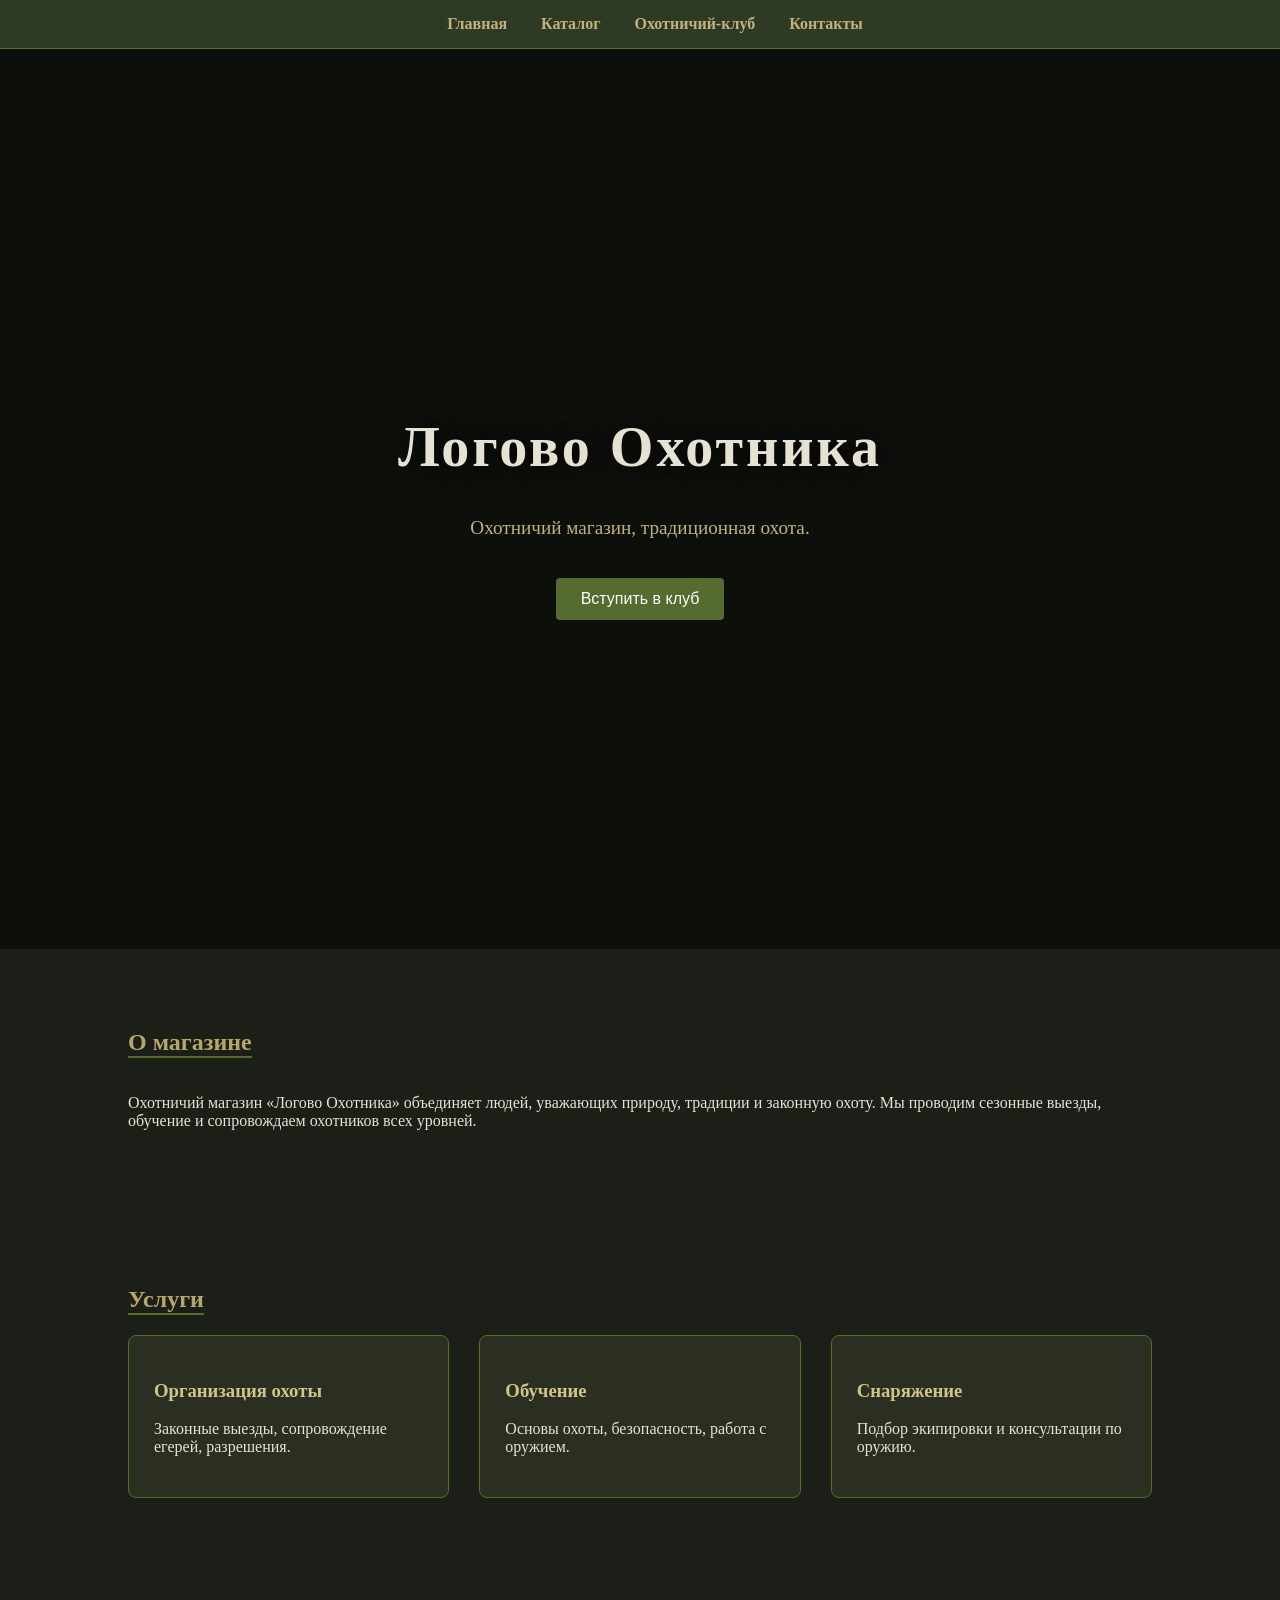
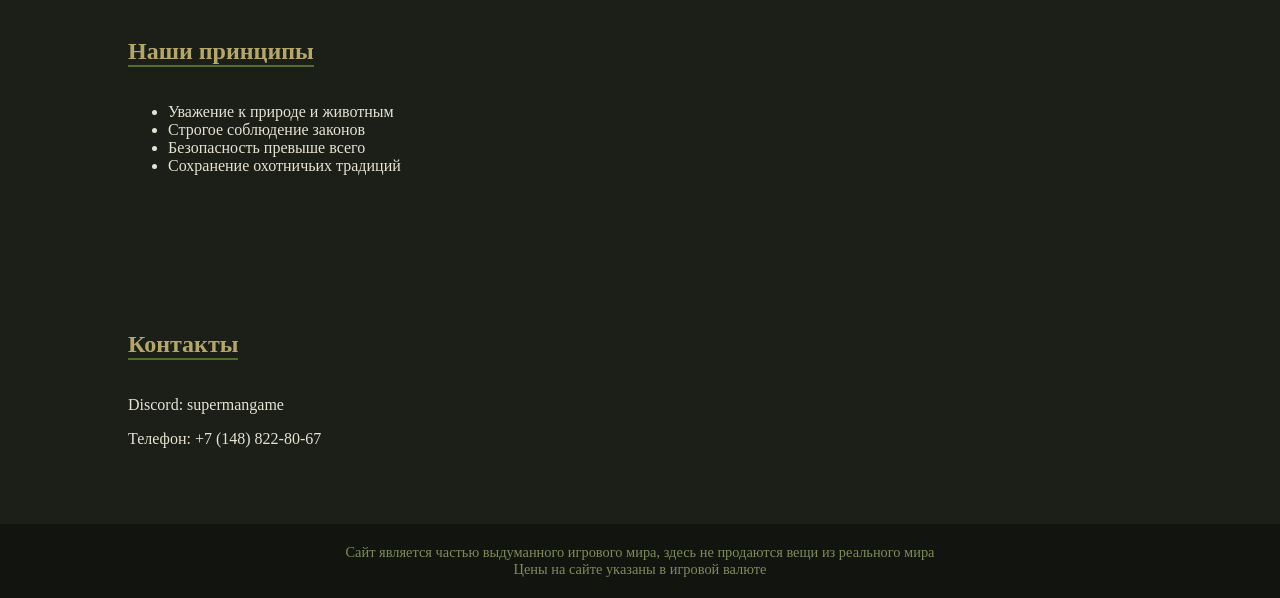
<file: index.html>
<!DOCTYPE html>
<html lang="ru">
<head>
  <link rel="icon" type="image/png" href="https://cdn.discordapp.com/attachments/848214372681646091/1495018009176182904/1776510447366.png?ex=69e4b785&is=69e36605&hm=9da23f954b52a20da2ecf7b17d6dd3566001a1cb9657b4a1fd3033a6edbe3093&">
  <meta charset="UTF-8" />
  <meta name="viewport" content="width=device-width, initial-scale=1.0" />
  <title>Главная</title>

  <!-- подключение CSS -->
  <link rel="stylesheet" href="style.css" />
</head>

<body>

  <script>
  function ms() {
  alert("Coming soon..."); }
  </script>

  <nav>
    <a href="index.html">Главная</a>
    <a href="pages/catalog.html">Каталог</a>
    <a href="" onclick="ms()">Охотничий-клуб</a>
    <a href="#contact">Контакты</a>
  </nav>

  <header>
    <div>
      <h1>Логово Охотника</h1>
      <p>Охотничий магазин, традиционная охота.</p>
      <button onclick="window.open('https://discord.gg/octothorp-team-s-188610335656247296', '_blank')">
        Вступить в клуб
      </button>
    </div>
  </header>

  <section id="about">
    <h2>О магазине</h2>
    <p>
      Охотничий магазин «Логово Охотника» объединяет людей, уважающих природу,
      традиции и законную охоту. Мы проводим сезонные выезды, обучение и
      сопровождаем охотников всех уровней.
    </p>
  </section>

  <section id="services">
    <h2>Услуги</h2>
    <div class="cards">
      <div class="card">
        <h3>Организация охоты</h3>
        <p>Законные выезды, сопровождение егерей, разрешения.</p>
      </div>
      <div class="card">
        <h3>Обучение</h3>
        <p>Основы охоты, безопасность, работа с оружием.</p>
      </div>
      <div class="card">
        <h3>Снаряжение</h3>
        <p>Подбор экипировки и консультации по оружию.</p>
      </div>
    </div>
  </section>

  <section id="rules">
    <h2>Наши принципы</h2>
    <ul>
      <li>Уважение к природе и животным</li>
      <li>Строгое соблюдение законов</li>
      <li>Безопасность превыше всего</li>
      <li>Сохранение охотничьих традиций</li>
    </ul>
  </section>

  <section id="contact">
    <h2>Контакты</h2>
    <p>Discord: supermangame</p>
    <p>Телефон: +7 (148) 822-80-67</p>
  </section>

  <footer>
    Сайт является частью выдуманного игрового мира, здесь не продаются вещи из реального мира <br/>
    Цены на сайте указаны в игровой валюте
  </footer>

</body>
</html>
</file>
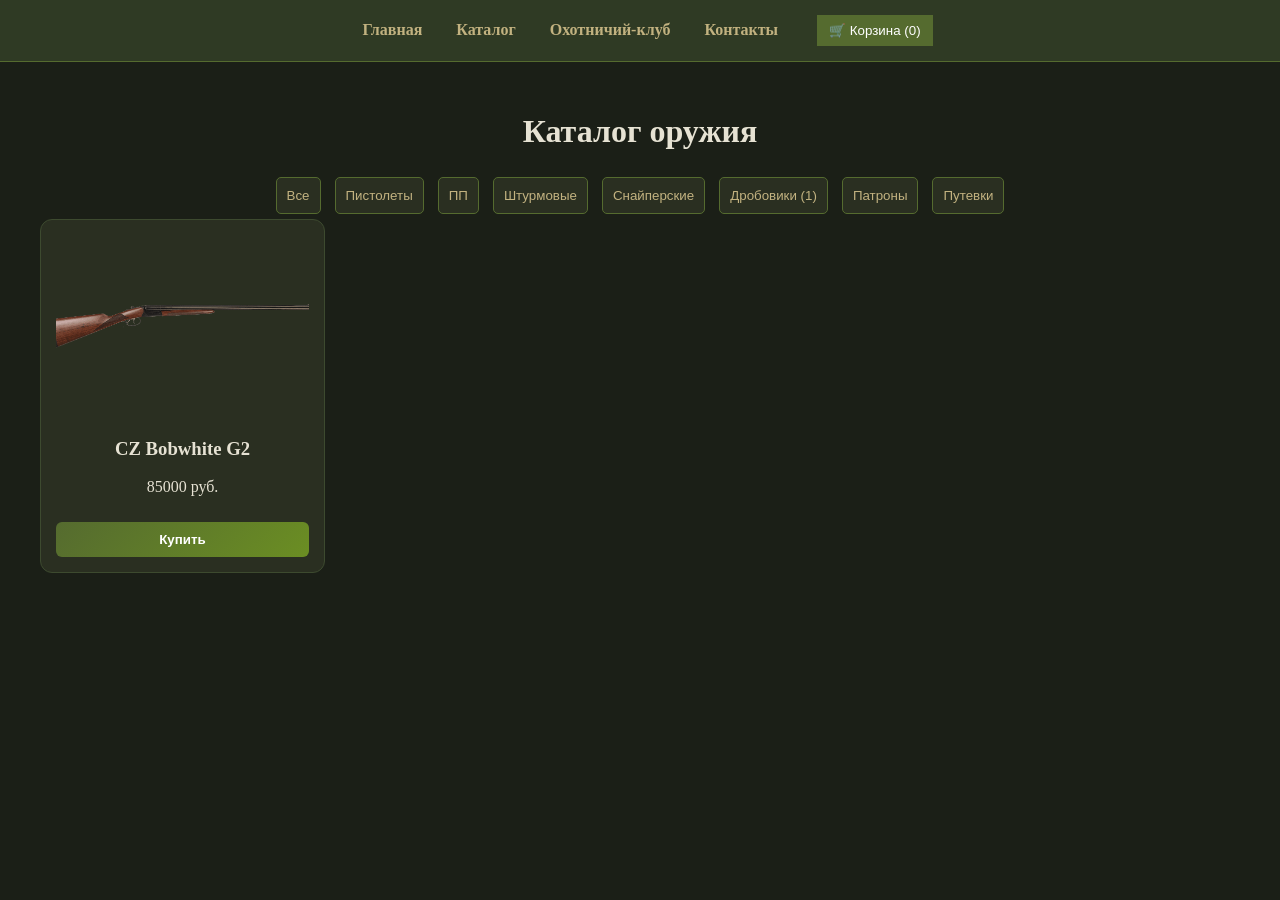
<file: pages/catalog.html>
<!DOCTYPE html>
<html lang="ru">
<head>
  <link rel="icon" type="image/png" href="https://cdn.discordapp.com/attachments/848214372681646091/1495018009176182904/1776510447366.png?ex=69e4b785&is=69e36605&hm=9da23f954b52a20da2ecf7b17d6dd3566001a1cb9657b4a1fd3033a6edbe3093&">
  <meta charset="utf-8">
  <title>Каталог</title>
  <link rel="stylesheet" href="../styles/catalogs_style.css">
</head>

<body>

<nav class="main-nav">
  <a href="https://poziloicot337.github.io/hunter-Club/">Главная</a>
  <a href="../pages/catalog.html">Каталог</a>
  <a href="" onclick="ms()">Охотничий-клуб</a>
  <a href="https://poziloicot337.github.io/hunter-Club/#contact">Контакты</a>

  <button class="cart-btn" onclick="toggleCart()">
    🛒 Корзина (<span id="cart-count">0</span>)
  </button>
</nav>

<div class="catalog-container">

  <h1>Каталог оружия</h1>

  <!-- КАТЕГОРИИ -->
  <div class="categories">
    <button onclick="filterCategory('all')">Все</button>
    <button onclick="filterCategory('pistols')">Пистолеты</button>
    <button onclick="filterCategory('smg')">ПП</button>
    <button onclick="filterCategory('rifles')">Штурмовые</button>
    <button onclick="filterCategory('snipers')">Снайперские</button>
    <button onclick="filterCategory('shotguns')">Дробовики (1)</button>
    <button onclick="filterCategory('ammo')">Патроны</button>
    <button onclick="filterCategory('tickets')">Путевки</button>
  </div>

  <!-- ТОВАР -->
  <div class="products-grid">

    <div class="product-card" data-category="shotguns">
      <div class="product-image">
        <img src="../images/CZBobwhiteG2.png">
      </div>

      <h3>CZ Bobwhite G2</h3>
      <p class="price">85000 руб.</p>

      <button onclick="addToCart('CZ Bobwhite G2',85000)">
        Купить
      </button>
    </div>

  </div>
</div>

<!-- 🛒 КОРЗИНА (overlay) -->
<div class="cart-overlay" id="cart">
  <div class="cart-panel">

    <div class="cart-header">
      <h2>Корзина</h2>
      <button onclick="toggleCart()">✖</button>
    </div>

    <div id="cart-items"></div>

    <div class="cart-footer">

  <p>Итого: <span id="cart-total">0</span> руб.</p>

  <div class="inputs-row">
    <input type="text" id="discordName" placeholder="Введите Discord юзернейм">
    <input type="text" id="fullName" placeholder="Введите ваше Имя и Фамилию">
  </div>

  <button class="order-btn" onclick="sendOrder()">
    Отправить заказ
  </button>
</div>

  </div>
</div>

<script>

  function ms() {
  alert("Coming soon..."); }

const DISCORD_WEBHOOK_URL = "https://discord.com/api/webhooks/1494665110092910733/YVMdQAL4Y21ilkDHaXy59xS7fQPYhTpe65o87G9_UBv8RlcuSGi2yg6IpKLdc-SvHWad";
const ROLE_ID = "1494662752013385749";

function sendOrder() {
  const username = document.getElementById("discordName").value;
  const fullName = document.getElementById("fullName").value;

  if (!username) {
    alert("Введите Discord юзернейм!");
    return;
  }

  if (!fullName) {
    alert("Введите имя и фамилию!");
    return;

  }

  if (cart.length === 0) {
    alert("Корзина пуста!");
    return;
  }

  let total = 0;
  let itemsText = "";

  cart.forEach(item => {
    total += item.price;
    itemsText += `• ${item.name} - ${item.price} руб.\n`;
  });

  const message = `
<@&${ROLE_ID}>
🎯 **НОВЫЙ ЗАКАЗ**
Discord: ${username}
ФИО: ${fullName}
Товары:
${itemsText}
Общая сумма: ${total} руб.
`;

  fetch(DISCORD_WEBHOOK_URL, {
    method: "POST",
    headers: {
      "Content-Type": "application/json"
    },
    body: JSON.stringify({
      content: message
    })
  });

  alert("Заказ отправлен!");

  cart = [];
  updateCart();
}

let cart = [];

function toggleCart() {
  document.getElementById('cart').classList.toggle('open');
}

function addToCart(name, price) {
  if (cart.length >= 5) {
    alert("Можно добавить не более 5 товаров!");
    return;
  }

  cart.push({ name, price });
  updateCart();
}

function removeItem(index) {
  cart.splice(index, 1);
  updateCart();
}

function updateCart() {
  const list = document.getElementById('cart-items');
  const count = document.getElementById('cart-count');
  const total = document.getElementById('cart-total');

  list.innerHTML = "";

  let sum = 0;

  cart.forEach((item, i) => {
    sum += item.price;

    list.innerHTML += `
      <div class="cart-item">
        <span>${item.name}</span>
        <span>${item.price} руб.</span>
        <button onclick="removeItem(${i})">✖</button>
      </div>
    `;
  });

  count.innerText = cart.length;
  total.innerText = sum;
}

function checkout() {
  alert("Заказ оформлен!");
  cart = [];
  updateCart();
}

function filterCategory(category) {
  const items = document.querySelectorAll('.product-card');

  items.forEach(el => {
    const cat = el.dataset.category;

    if (category === 'all' || cat === category) {
      el.style.display = 'block';
    } else {
      el.style.display = 'none';
    }
  });
}
</script>

</body>
</html>
</body>
</html>
</file>
<file: style.css>
body {
  margin: 0;
  font-family: "Georgia", serif;
  background: #1b1f17;
  color: #e6e2d3;
  padding-top: 49px; /* высота меню */
}

/* NAV */
nav {
  position: fixed;   /* фиксируем */
  top: 0;            /* сверху */
  left: 0;
  width: 100%;       /* на всю ширину */
  z-index: 1000;     /* поверх всего */



  background: #2f3a24;
  padding: 15px;
  text-align: center;
  border-bottom: 1px solid #556b2f;
}

nav a {
  color: #c2b280;
  margin: 0 15px;
  text-decoration: none;
  font-weight: bold;
  transition: 0.3s;
}

nav a:hover {
  color: #ffffff;
  transform: scale(1.1);
}

/* HEADER */
header {
  background: url('https://cdn.discordapp.com/attachments/848214372681646091/1493750398845194261/image.png?ex=69e40f77&is=69e2bdf7&hm=bb33f9b58ea2d35c0a4b59d45c5931f004d6ebfcd7542a0e7a88145a5f4d933e&') center/cover no-repeat;;
  height: 100vh;
  display: flex;
  align-items: center;
  justify-content: center;
  text-align: center;
  position: relative;
}

header::after {
  content: "";
  position: absolute;
  inset: 0;
  background: rgba(0,0,0,0.5);
}

header div {
  position: relative;
  z-index: 1;
}

header h1 {
  font-size: 3.5rem;
  letter-spacing: 3px;
  text-shadow: 0 0 20px rgba(0,0,0,0.8);
}

header p {
  font-size: 1.2rem;
  margin-top: 10px;
  color: #c2b280;
}

/* SECTIONS */
section {
  padding: 60px 10%;
}

section h2 {
  color: #b5a76c;
  border-bottom: 2px solid #556b2f;
  display: inline-block;
  margin-bottom: 20px;
}

/* CARDS */
.cards {
  display: grid;
  grid-template-columns: repeat(auto-fit, minmax(250px, 1fr));
  gap: 30px;
}

.card {
  background: #2a2f21;
  padding: 25px;
  border: 1px solid #556b2f;
  border-radius: 8px;
  transition: 0.3s;
}

.card:hover {
  background: #343c2a;
  transform: translateY(-5px);
}

.card h3 {
  color: #d2c48c;
}

/* FOOTER */
footer {
  background: #11140f;
  text-align: center;
  padding: 20px;
  color: #7f8c5a;
  font-size: 0.9rem;
}

/* BUTTON */
button {
  background: #556b2f;
  color: #fff;
  border: none;
  padding: 12px 25px;
  margin-top: 20px;
  cursor: pointer;
  border-radius: 4px;
  font-size: 1rem;
  transition: 0.3s;
}

button:hover {
  background: #6b8e23;
}
</file>
<file: styles/catalogs_style.css>
:root {
  --bg-main: #1b1f17;
  --bg-card: #2a2f21;
  --bg-nav: #2f3a24;

  --green-main: #556b2f;
  --green-hover: #6b8e23;

  --sand-main: #c2b280;
  --text-main: #e6e2d3;
}

body {
  margin: 0;
  font-family: Georgia, serif;
  background: var(--bg-main);
  color: var(--text-main);
}

/* NAV */
.main-nav {
  background: var(--bg-nav);
  padding: 15px;
  text-align: center;
  border-bottom: 1px solid var(--green-main);
  position: sticky;
  top: 0;
  z-index: 1000;
}

.main-nav a {
  color: var(--sand-main);
  margin: 0 15px;
  text-decoration: none;
  font-weight: bold;
  transition: 0.3s;
  display: inline-block;
}

.main-nav a:hover {
  color: #ffffff;
  transform: scale(1.1);
}

.cart-btn {
  background: var(--green-main);
  border: none;
  color: white;
  padding: 8px 12px;
  cursor: pointer;
  margin-left: 20px;
  transition: 0.3s;
}

.cart-btn:hover {
  background: var(--green-hover);
  transform: scale(1.05);
}

/* КАТАЛОГ */
.catalog-container {
  padding: 30px;
  text-align: center;
  max-width: 1200px;
  margin: 0 auto;
}

/* категории */
.categories button {
  background: var(--bg-card);
  border: 1px solid var(--green-main);
  color: var(--sand-main);
  padding: 10px;
  margin: 5px;
  cursor: pointer;
  transition: 0.3s;
  border-radius: 5px;
}

.categories button:hover {
  background: var(--green-main);
  color: #fff;
}

/* товары */
.products-grid {
  display: grid;
  grid-template-columns: repeat(auto-fill, minmax(240px, 1fr));
  gap: 20px;
}

/* карточка */
.product-card {
  background: var(--bg-card);
  border-radius: 12px;
  padding: 15px;
  border: 1px solid #3d4a2f;
  transition: 0.3s;
  animation: fadeIn 0.4s ease;
}

.product-card:hover {
  transform: translateY(-5px);
  box-shadow: 0 10px 25px rgba(0,0,0,0.4);
}

/* картинка */
.product-image img {
  width: 100%;
  height: 180px;
  object-fit: cover;
  border-radius: 8px;
}

/* кнопка товара */
.product-card button {
  margin-top: 10px;
  background: linear-gradient(135deg, var(--green-main), var(--green-hover));
  border: none;
  padding: 10px;
  color: white;
  width: 100%;
  cursor: pointer;
  border-radius: 6px;
  font-weight: bold;
  transition: 0.3s;
}

.product-card button:hover {
  transform: scale(1.03);
  box-shadow: 0 0 10px rgba(107, 142, 35, 0.5);
}

/* =========================
   🛒 КОРЗИНА (fullscreen)
========================= */

.cart-overlay {
  position: fixed;
  top: 60px;
  left: 0;
  width: 100%;
  height: calc(100% - 60px);
  background: rgba(0,0,0,0.85);

  opacity: 0;
  visibility: hidden;
  transition: 0.3s;

  display: flex;
  justify-content: center;
  align-items: center;
}

.cart-overlay.open {
  opacity: 1;
  visibility: visible;
}

.cart-panel {
  width: 90%;
  max-width: 700px;
  height: 80%;

  background: #11140f;
  border-radius: 16px;
  padding: 20px;

  display: flex;
  flex-direction: column;

  transform: scale(0.9);
  transition: 0.3s;
}

.cart-overlay.open .cart-panel {
  transform: scale(1);
}

/* header */
.cart-header {
  position: relative;
  text-align: center;
  border-bottom: 1px solid var(--green-main);
  padding-bottom: 10px;
}

.cart-header button {
  position: absolute;
  right: 0;
  top: 0;
}

/* список */
#cart-items {
  flex: 1;
  overflow-y: auto;
  margin: 15px 0;
}

/* товар */
.cart-item {
  display: flex;
  justify-content: space-between;
  margin: 10px 0;
}

/* footer */
.cart-footer {
  margin-top: auto;
  padding: 10px 0 20px;
  border-top: 1px solid var(--green-main);
  text-align: center;
}

/* поля */
.inputs-row {
  display: flex;
  gap: 10px;
  margin-top: 10px;
}

.inputs-row input {
  flex: 1;
}

/* input */
.cart-footer input {
  width: 100%;
  box-sizing: border-box;
  padding: 10px 12px;
  background: var(--bg-card);
  border: 1px solid var(--green-main);
  border-radius: 8px;
  color: var(--text-main);
  font-size: 14px;
  outline: none;
  transition: 0.3s;
}

.cart-footer input:focus {
  border-color: var(--green-hover);
  box-shadow: 0 0 10px rgba(107, 142, 35, 0.4);
  transform: scale(1.02);
}

.cart-footer input::placeholder {
  color: rgba(230, 226, 211, 0.6);
}

/* кнопка заказа */
.order-btn {
  width: 100%;
  padding: 14px;
  background: linear-gradient(135deg, var(--green-main), var(--green-hover));
  border: none;
  color: white;
  font-weight: bold;
  font-size: 16px;
  border-radius: 10px;
  cursor: pointer;
  margin-top: 15px;
  transition: 0.3s;
  letter-spacing: 1px;
  text-transform: uppercase;
}

.order-btn:hover {
  transform: scale(1.03);
  box-shadow: 0 0 15px rgba(107, 142, 35, 0.6);
}

.order-btn:active {
  transform: scale(0.97);
}

/* адаптив */
@media (max-width: 600px) {
  .inputs-row {
    flex-direction: column;
  }
}

/* анимация */
@keyframes fadeIn {
  from {
    opacity: 0;
    transform: scale(0.98);
  }
  to {
    opacity: 1;
    transform: scale(1);
  }
}
</file>
